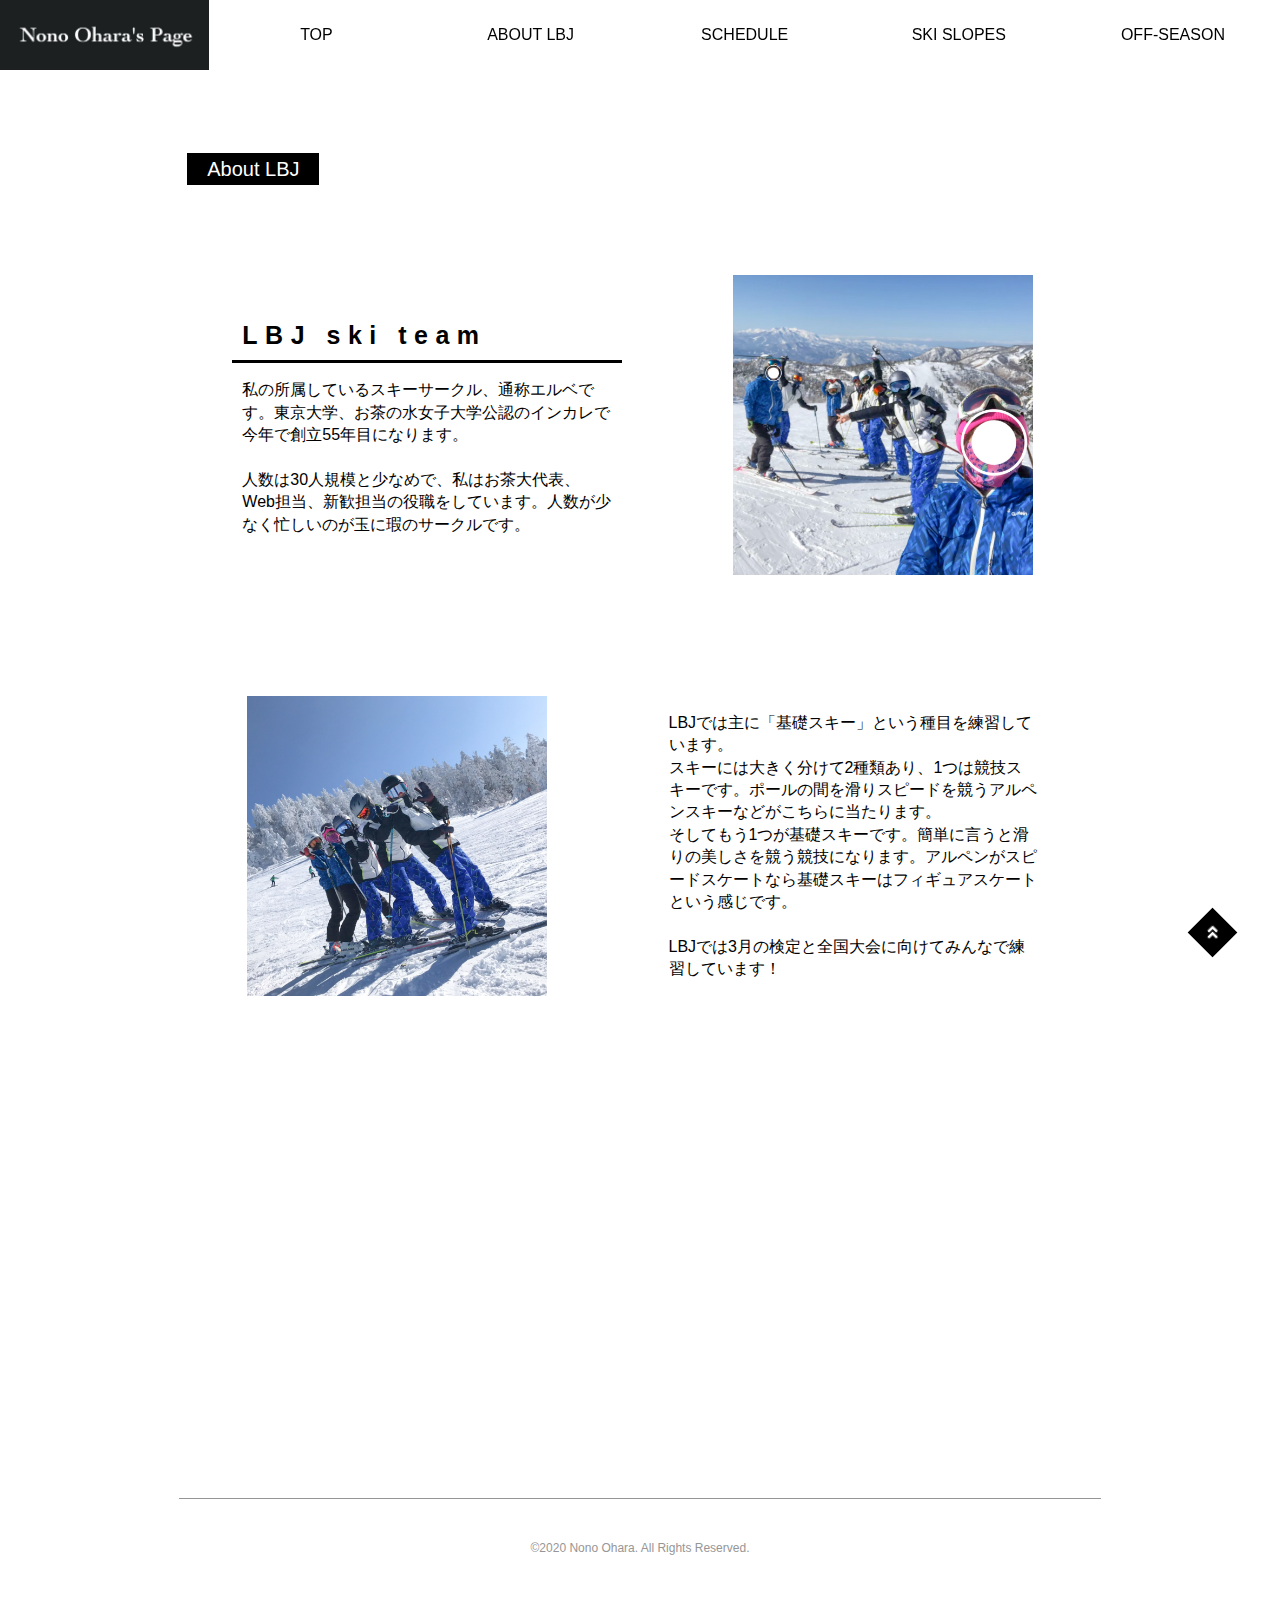
<file: aboutlbj.html>
<!DOCTYPE HTML>
<html lang="ja">

<head>
    <meta charset="UTF-8">
    <title>About LBJ</title>
    <link href="./style.css" rel="stylesheet" type="text/css" />
    <script src="https://ajax.googleapis.com/ajax/libs/jquery/3.3.1/jquery.min.js"></script>
    <link href="https://use.fontawesome.com/releases/v5.6.1/css/all.css" rel="stylesheet">
</head>

<body>
    <!--header-->
    <header>
        <img id="page_top_img" src="./imgs/phonto.jpg" width=210px height=70px>
        <a href="./index.html">TOP</a>
        <a href="./aboutlbj.html">ABOUT LBJ</a>
        <a href="./schedule.html">SCHEDULE</a>
        <a href="./skislopes.html">SKI SLOPES</a>
        <a href="./offseason.html">OFF-SEASON</a>
    </header>

    <div id="wrapper">

    <!--nav-->
    <nav></nav>

    <!--section-->
    <section>
        <h1 class="pagetitle effect-fade">About LBJ</h1>

        <article class="style_right effect-fade">
            <div class="paragraph" align="center">
                <h1>LBJ ski team</h1>

                <p>
                私の所属しているスキーサークル、通称エルベです。東京大学、お茶の水女子大学公認のインカレで今年で創立55年目になります。<br><br>
                人数は30人規模と少なめで、私はお茶大代表、Web担当、新歓担当の役職をしています。人数が少なく忙しいのが玉に瑕のサークルです。
                </p>
            </div>

            <div class="img-caption img-right">
                <img src="./imgs/lbj1.jpg" width=300>
                <div class="mask">
                    <div class="caption" style="padding-top: 17em">
                        志賀高原寺子屋スキー場にて<br>
                        昨シーズン一番のお気に入り写真
                    </div>
                </div>
            </div>
        </article>

        <article class="style_left effect-fade">
            <div class="img-caption img-left">
                <img src="./imgs/lbj2.jpg" width=300>
                <div class="mask">
                    <div class="caption" style="padding-top: 16em">
                        学年でお揃いのウェアを着ます<br>
                        上が青+下が黒は現在の3年生、<br>
                        上が白黒+下が青は2年生です！
                    </div>
                </div>
            </div>

            <div class="paragraph" align="center">
                <p>
                LBJでは主に「基礎スキー」という種目を練習しています。<br>
                スキーには大きく分けて2種類あり、1つは競技スキーです。ポールの間を滑りスピードを競うアルペンスキーなどがこちらに当たります。<br>
                そしてもう1つが基礎スキーです。簡単に言うと滑りの美しさを競う競技になります。アルペンがスピードスケートなら基礎スキーはフィギュアスケートという感じです。<br><br>
                LBJでは3月の検定と全国大会に向けてみんなで練習しています！
                </p>
            </div>
        </article>

        <article class="style_right effect-fade">
            <div class="SNS" style="margin-left:50px">
                <div class="diamond Twitter"> <!-- クラス名複数指定 -->
                    <a href="https://twitter.com/2020Lbj" target="_blank" rel="noopener noreferrer">
                        <i class="fab fa-twitter"></i></a>
                </div>
                <div class="diamond Instagram">
                    <a href="https://www.instagram.com/lbj__2020/" target="_blank" rel="noopener noreferrer">
                        <i class="fab fa-instagram"></i></a>
                </div>
                <div class="diamond Youtube">
                    <a href="https://www.youtube.com/channel/UCoKzlUN1t9-TVwaVsTvFr6A" target="_blank" rel="noopener noreferrer">
                        <i class="fab fa-youtube"></i></a>
                </div>
            </div>
   
            <iframe width="400" height="225"
                src="https://www.youtube.com/embed/yG26nqILO6k?rel=0&modestbranding=1"
                frameborder="0" 
                allowfullscreen>
            </iframe>
        </article>

        <div id="page_top">
            <i class="fas fa-angle-double-up"></i>
        </div>
    </section>

    <footer>
        <p>&copy;2020 Nono Ohara. All Rights Reserved.</p>
    </footer>

    <!--/#wrapper--></div>
    <script type="text/javascript" src="header.js"></script>
    <script type="text/javascript" src="pagetop.js"></script>
    <script type="text/javascript" src="fadein.js"></script>
</body>

</html>
</file>
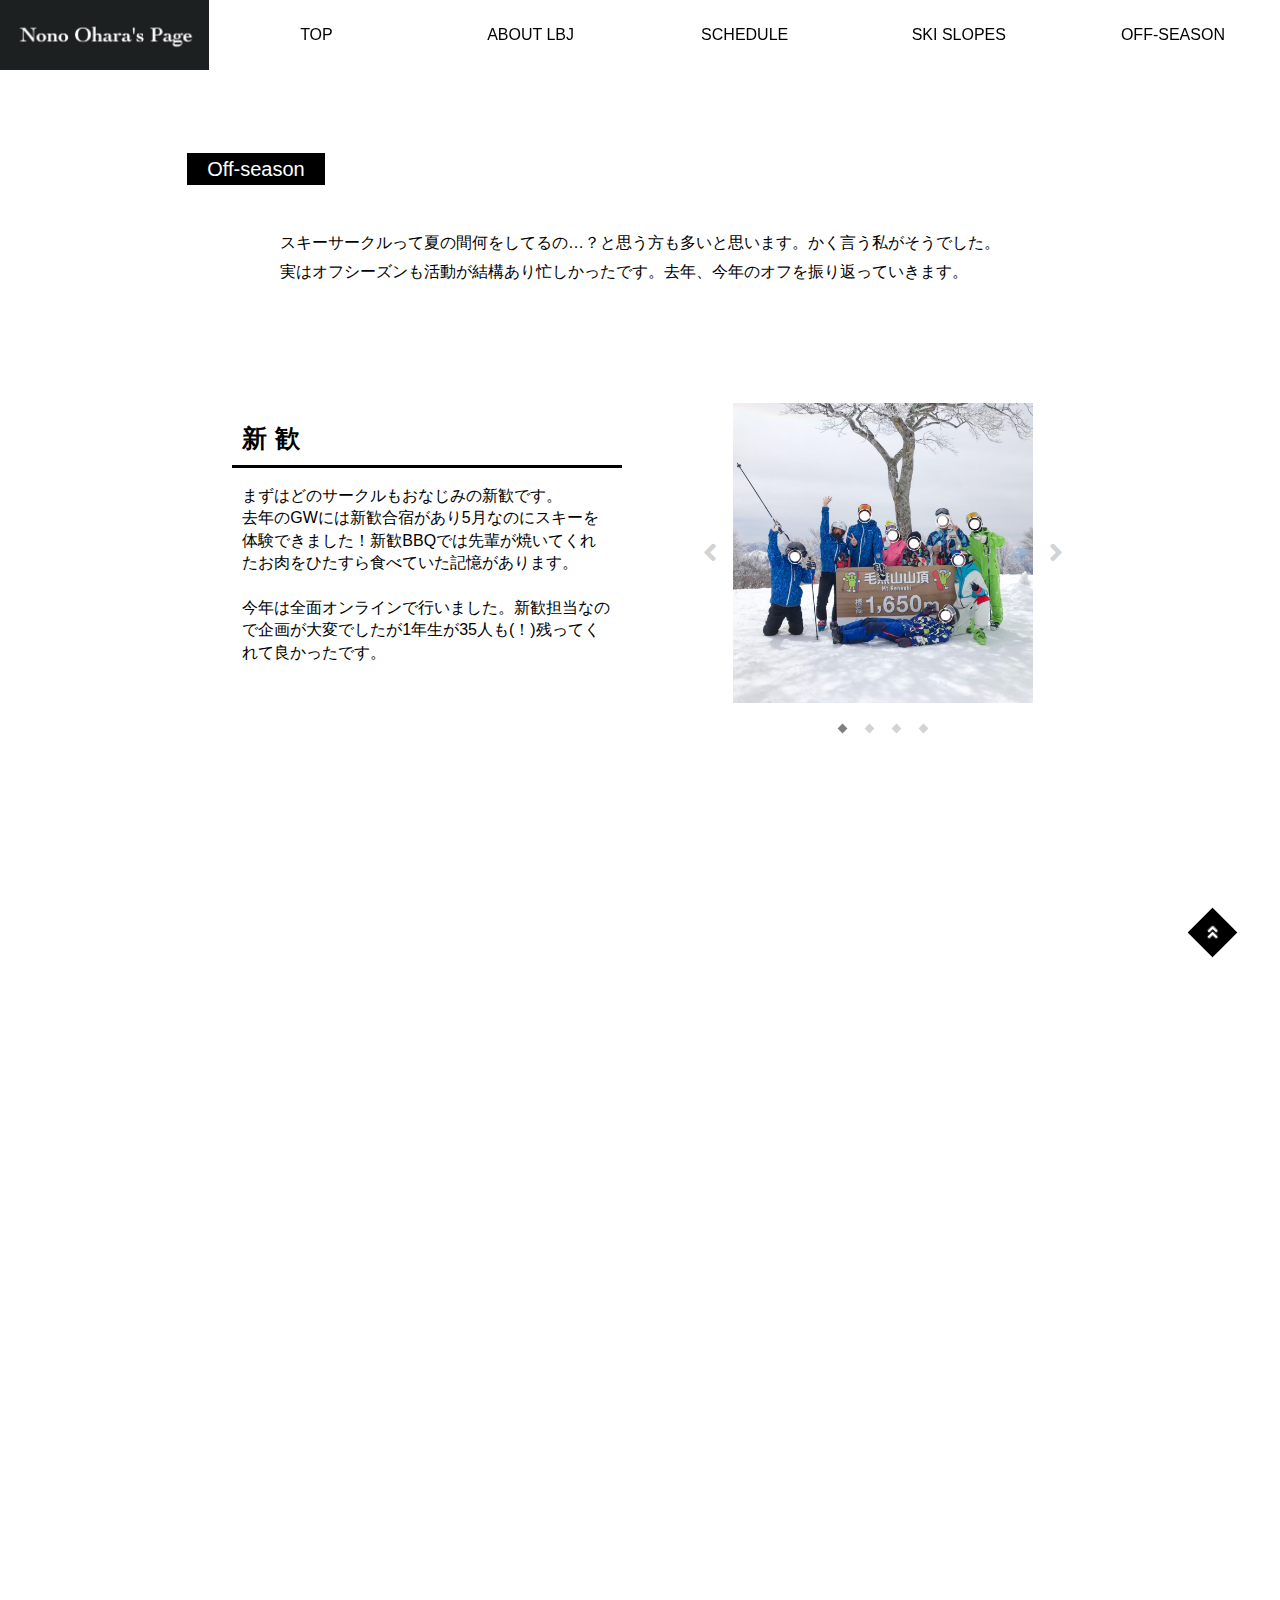
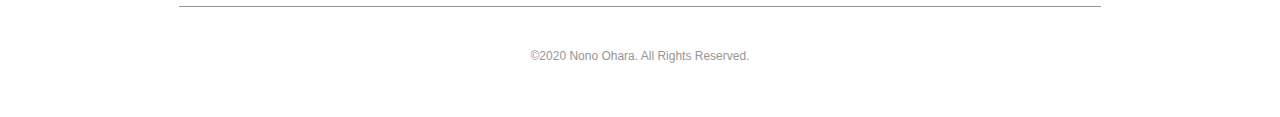
<file: offseason.html>
<!DOCTYPE HTML>
<html lang="ja">

<head>
    <meta charset="UTF-8">
    <title>Off-season</title>
    <link href="./style.css" rel="stylesheet" type="text/css"/>
    <link href="./slick/slick-theme.css" rel="stylesheet" type="text/css">
    <link href="./slick/slick.css" rel="stylesheet" type="text/css">
    <script src="https://ajax.googleapis.com/ajax/libs/jquery/3.3.1/jquery.min.js"></script>
    <link href="https://use.fontawesome.com/releases/v5.6.1/css/all.css" rel="stylesheet">
    <script type="text/javascript" src="./slick/slick.js"></script>
</head>

<body>
    <!--header-->
    <header>
        <img id="page_top_img" src="./imgs/phonto.jpg" width=210px height=70px>
        <a href="./index.html">TOP</a>
        <a href="./aboutlbj.html">ABOUT LBJ</a>
        <a href="./schedule.html">SCHEDULE</a>
        <a href="./skislopes.html">SKI SLOPES</a>
        <a href="./offseason.html">OFF-SEASON</a>
    </header>

    <div id="wrapper">

    <!--nav-->
    <nav></nav>

    <!--section-->
    <section>
        <h1 class="pagetitle effect-fade">Off-season</h1>

        <article>
            <p class="intro effect-fade">
                スキーサークルって夏の間何をしてるの…？と思う方も多いと思います。かく言う私がそうでした。<br>
                実はオフシーズンも活動が結構あり忙しかったです。去年、今年のオフを振り返っていきます。
                
            </p>
        </article>

        <article class="style_right effect-fade">
            <div class="paragraph" align="center">
                <h1>新歓</h1>

                <p>
                まずはどのサークルもおなじみの新歓です。<br>
                去年のGWには新歓合宿があり5月なのにスキーを体験できました！新歓BBQでは先輩が焼いてくれたお肉をひたすら食べていた記憶があります。<br><br>
                今年は全面オンラインで行いました。新歓担当なので企画が大変でしたが1年生が35人も(！)残ってくれて良かったです。
                </p>
            </div>

            <div class="slider slider-right">
                <div class="img-caption img-right caption-slider">
                    <img src="./imgs/off1-1.jpg" class="slider-img" width=300>
                    <div class="mask">
                        <div class="caption" style="padding-top: 18.5em"> <!-- キャプションの行数で変更 -->
                            新歓合宿 山頂にて
                        </div>
                    </div>
                </div>
                <div class="img-caption img-right caption-slider">
                    <img src="./imgs/off1-2.jpg" class="slider-img" width=300>
                    <div class="mask">
                        <div class="caption" style="padding-top: 17em"> <!-- キャプションの行数で変更 -->
                            新歓合宿<br>
                            温泉めぐりもしました
                        </div>
                    </div>
                </div>
                <div class="img-caption img-right caption-slider">
                    <img src="./imgs/off1-3.jpg" class="slider-img" width=300>
                    <div class="mask">
                        <div class="caption" style="padding-top: 17em"> <!-- キャプションの行数で変更 -->
                            BBQ<br>
                            ごちそうさまでした！
                        </div>
                    </div>
                </div>
                <div class="img-caption img-right caption-slider">
                    <img src="./imgs/off1-4.jpg" class="slider-img" width=300>
                    <div class="mask">
                        <div class="caption" style="padding-top: 18.5em"> <!-- キャプションの行数で変更 -->
                            新歓トレもありました
                        </div>
                    </div>
                </div>
            </div>
        </article>

        <article class="style_left effect-fade">
            <div class="slider slider-left">
                <div class="img-caption img-left caption-slider">
                    <img src="./imgs/off2-1.jpg" class="slider-img" width=300>
                    <div class="mask">
                        <div class="caption" style="padding-top: 17em">
                            これがスラックラインです<br>
                            難しいけど楽しい！
                        </div>
                    </div>
                </div>
                <div class="img-caption img-left caption-slider">
                    <img src="./imgs/off2-2.jpg" class="slider-img" width=300>
                    <div class="mask">
                        <div class="caption" style="padding-top: 17em">
                            ラダーをやっているところ<br>
                            ミスすると罰トレがあるので真剣
                        </div>
                    </div>
                </div>
                <div class="img-caption img-left caption-slider">
                    <img src="./imgs/off2-3.jpg" class="slider-img" width=300>
                    <div class="mask">
                        <div class="caption" style="padding-top: 17em">
                            トレ終わり<br>
                            みんなでアイスなどを食べます
                        </div>
                    </div>
                </div>
            </div>

            <div class="paragraph" align="center">
                <h1>トレ</h1>

                <p>
                オフシーズンの2大活動の1つ、トレーニングです。毎週土曜日に行っています。<br><br>
                軽いランニング、ラダー、アルティメット(フリスビーを使ったバスケとアメフトを組み合わせたようなスポーツ)などをして体を動かしています。私はその中でもスラックラインというベルト状のラインの上を歩く綱渡りのような運動が好きです！
                </p>
            </div>
        </article>

        <article class="style_right effect-fade">
            <div class="paragraph" align="center">
                <h1>インラインスケート</h1>

                <p>
                オフシーズン2大活動のもう1つです。インラインスケートという車輪が細めのローラースケートのようなものでスキーの時の足元の動きを練習しています。ラウンドワンのスポッチャにあるやつです。<br><br>
                こちらは週1.2で曜日は不定期に開催されています。<br>
                開催場所が河川敷なので遮蔽物がなくめちゃめちゃ暑いです。夏！って感じの写真がたくさんあります。
                </p>
            </div>

            <div class="slider slider-right">
                <div class="img-caption img-right caption-slider">
                    <img src="./imgs/off3-1.jpg" class="slider-img" width=300>
                    <div class="mask">
                        <div class="caption" style="padding-top: 18.5em"> <!-- キャプションの行数で変更 -->
                            先輩に指導を受けているところ
                        </div>
                    </div>
                </div>
                <div class="img-caption img-right caption-slider">
                    <img src="./imgs/off3-2.jpg" class="slider-img" width=300>
                    <div class="mask">
                        <div class="caption" style="padding-top: 18.5em"> <!-- キャプションの行数で変更 -->
                            同期同士で教え合うことも
                        </div>
                    </div>
                </div>
                <div class="img-caption img-right caption-slider">
                    <img src="./imgs/off3-3.jpg" class="slider-img" width=300>
                    <div class="mask">
                        <div class="caption" style="padding-top: 17em"> <!-- キャプションの行数で変更 -->
                            買ったインラインがたまたま3人もお揃いに！
                        </div>
                    </div>
                </div>
                <div class="img-caption img-right caption-slider">
                    <img src="./imgs/off3-4.jpg" class="slider-img" width=300>
                    <div class="mask">
                        <div class="caption" style="padding-top: 18.5em"> <!-- キャプションの行数で変更 -->
                            暑かったので水鉄砲もしました
                        </div>
                    </div>
                </div>
            </div>
        </article>

        <article class="style_left effect-fade">
            <div class="slider slider-left">
                <div class="img-caption img-left caption-slider">
                    <img src="./imgs/off4-1.jpg" class="slider-img" width=300>
                    <div class="mask">
                        <div class="caption" style="padding-top: 17em">
                            BBQ<br>
                            夏はBBQばかりしてますね
                        </div>
                    </div>
                </div>
                <div class="img-caption img-left caption-slider">
                    <img src="./imgs/off4-2.jpg" class="slider-img" width=300>
                    <div class="mask">
                        <div class="caption" style="padding-top: 17em">
                            隅田川花火大会<br>
                            肝心の浴衣の写真はなくしました
                        </div>
                    </div>
                </div>
                <div class="img-caption img-left caption-slider">
                    <img src="./imgs/off4-3.jpg" class="slider-img" width=300>
                    <div class="mask">
                        <div class="caption" style="padding-top: 17em">
                            高尾山<br>
                            小学生ぶりの登山！
                        </div>
                    </div>
                </div>
            </div>

            <div class="paragraph" align="center">
                <h1>各種イベント</h1>

                <p>
                花火、海、BBQなどいろんなサークルがやりがちなことをやります。<br>
                去年は隅田川花火大会が楽しかったです。久しぶりに浴衣を着ました。<br><br>
                今年はほとんど開催出来ませんでしたが、代わりに高尾山で登山をしました！(密を避けるため数グループに分かれて登りました)
                </p>
            </div>
        </article>

        <article class="style_right effect-fade">
            <div class="paragraph" align="center">
                <h1>夏合宿</h1>

                <p>
                LBJの夏の一大イベントです！！<br><br>
                スキーサークルらしくピスラボ(専用のマットでできたゲレンデを滑るサマースキー)を楽しんだり、ラフティング、ジップライン、飯盒炊爨、花火、肝試し、流しそうめんなど色々やります。暇な時間にはインラインやテニス、バドミントンもしました。
                </p>
            </div>

            <div class="slider slider-right">
                <div class="img-caption img-right caption-slider">
                    <img src="./imgs/off5-1.jpg" class="slider-img" width=300>
                    <div class="mask">
                        <div class="caption" style="padding-top: 17em"> <!-- キャプションの行数で変更 -->
                            毎年お世話になっている<br>
                            斑尾ランバーズ・イン
                        </div>
                    </div>
                </div>
                <div class="img-caption img-right caption-slider">
                    <img src="./imgs/off5-2.jpg" class="slider-img" width=300>
                    <div class="mask">
                        <div class="caption" style="padding-top: 17em"> <!-- キャプションの行数で変更 -->
                            たまたま近くで花火大会をやっていました
                        </div>
                    </div>
                </div>
                <div class="img-caption img-right caption-slider">
                    <img src="./imgs/off5-3.jpg" class="slider-img" width=300>
                    <div class="mask">
                        <div class="caption" style="padding-top: 17em"> <!-- キャプションの行数で変更 -->
                            草原っぽいところでレクリエーションをしたり
                        </div>
                    </div>
                </div>
                <div class="img-caption img-right caption-slider">
                    <img src="./imgs/off5-4.jpg" class="slider-img" width=300>
                    <div class="mask">
                        <div class="caption" style="padding-top: 18.5em"> <!-- キャプションの行数で変更 -->
                            インラインもやります
                        </div>
                    </div>
                </div>
                <div class="img-caption img-right caption-slider">
                    <img src="./imgs/off5-5.jpg" class="slider-img" width=300>
                    <div class="mask">
                        <div class="caption" style="padding-top: 17em"> <!-- キャプションの行数で変更 -->
                            これはカメラを買ったばかりで<br>
                            ずっと写真を撮っている私です
                        </div>
                    </div>
                </div>
            </div>
        </article>

        <article class="style_left effect-fade">
            <div class="slider slider-left">
                <div class="img-caption img-left caption-slider">
                    <img src="./imgs/off6-1.jpg" class="slider-img" width=300>
                    <div class="mask">
                        <div class="caption" style="padding-top: 18.5em">
                            釣ってすぐ食べる魚は美味しい
                        </div>
                    </div>
                </div>
                <div class="img-caption img-left caption-slider">
                    <img src="./imgs/off6-2.jpg" class="slider-img" width=300>
                    <div class="mask">
                        <div class="caption" style="padding-top: 17em">
                            インスタ映えスポットがたくさんありました
                        </div>
                    </div>
                </div>
                <div class="img-caption img-left caption-slider">
                    <img src="./imgs/off6-3.jpg" class="slider-img" width=300>
                    <div class="mask">
                        <div class="caption" style="padding-top: 18.5em">
                            アスレチックも！
                        </div>
                    </div>
                </div>
            </div>

            <div class="paragraph" align="center">
                <h1>秋旅行</h1>

                <p>
                秋は<span>暇すぎるので</span>旅行に行きます。<br>
                例年先輩の運転で各地にドライブです。去年は那須高原に行きました♪<br><br>               
                魚釣りをしてその場で焼いて食べたり、アスレチックをして楽しみました。食欲の秋、運動の秋にぴったりですね。イルミネーションも綺麗でした！
                </p>
            </div>
        </article>

        <article class="style_right effect-fade">
            <div class="paragraph" align="center">
                <h1>追いコン</h1>

                <p>
                卒業する4年生の先輩方を送る追い出しコンパです！会場を貸切ってみんな正装して集まります。<br><br>
                何代も前のOB、OGの先輩方もいらっしゃって4年生の門出を祝います。2年後にはその立場になり先輩、後輩に送り出されるかと思うとなんだか楽しみです。大学生活でサークルを頑張る醍醐味だなと思いました。
                </p>
            </div>

            <div class="slider slider-right">
                <div class="img-caption img-right caption-slider">
                    <img src="./imgs/off7-1.jpg" class="slider-img" width=300>
                    <div class="mask">
                        <div class="caption" style="padding-top: 17em"> <!-- キャプションの行数で変更 -->
                            アルバムとプレゼントを渡しているところ
                        </div>
                    </div>
                </div>
                <div class="img-caption img-right caption-slider">
                    <img src="./imgs/off7-2.jpg" class="slider-img" width=300>
                    <div class="mask">
                        <div class="caption" style="padding-top: 17em"> <!-- キャプションの行数で変更 -->
                            4年の先輩はなんと振袖を着ていました！とても可愛かったです
                            
                        </div>
                    </div>
                </div>
                <div class="img-caption img-right caption-slider">
                    <img src="./imgs/off7-3.jpg" class="slider-img" width=300>
                    <div class="mask">
                        <div class="caption" style="padding-top: 18.5em"> <!-- キャプションの行数で変更 -->
                            最後にみんなで！
                        </div>
                    </div>
                </div>
            </div>
        </article>

        <div id="page_top">
            <i class="fas fa-angle-double-up"></i>
        </div>
    </section>

    <footer>
        <p>&copy;2020 Nono Ohara. All Rights Reserved.</p>
    </footer>

    <!--/#wrapper--></div>
    <script type="text/javascript" src="header.js"></script>
    <script type="text/javascript" src="pagetop.js"></script>
    <script type="text/javascript" src="fadein.js"></script>
    <script type="text/javascript" src="slider.js"></script>
</body>

</html>
</file>
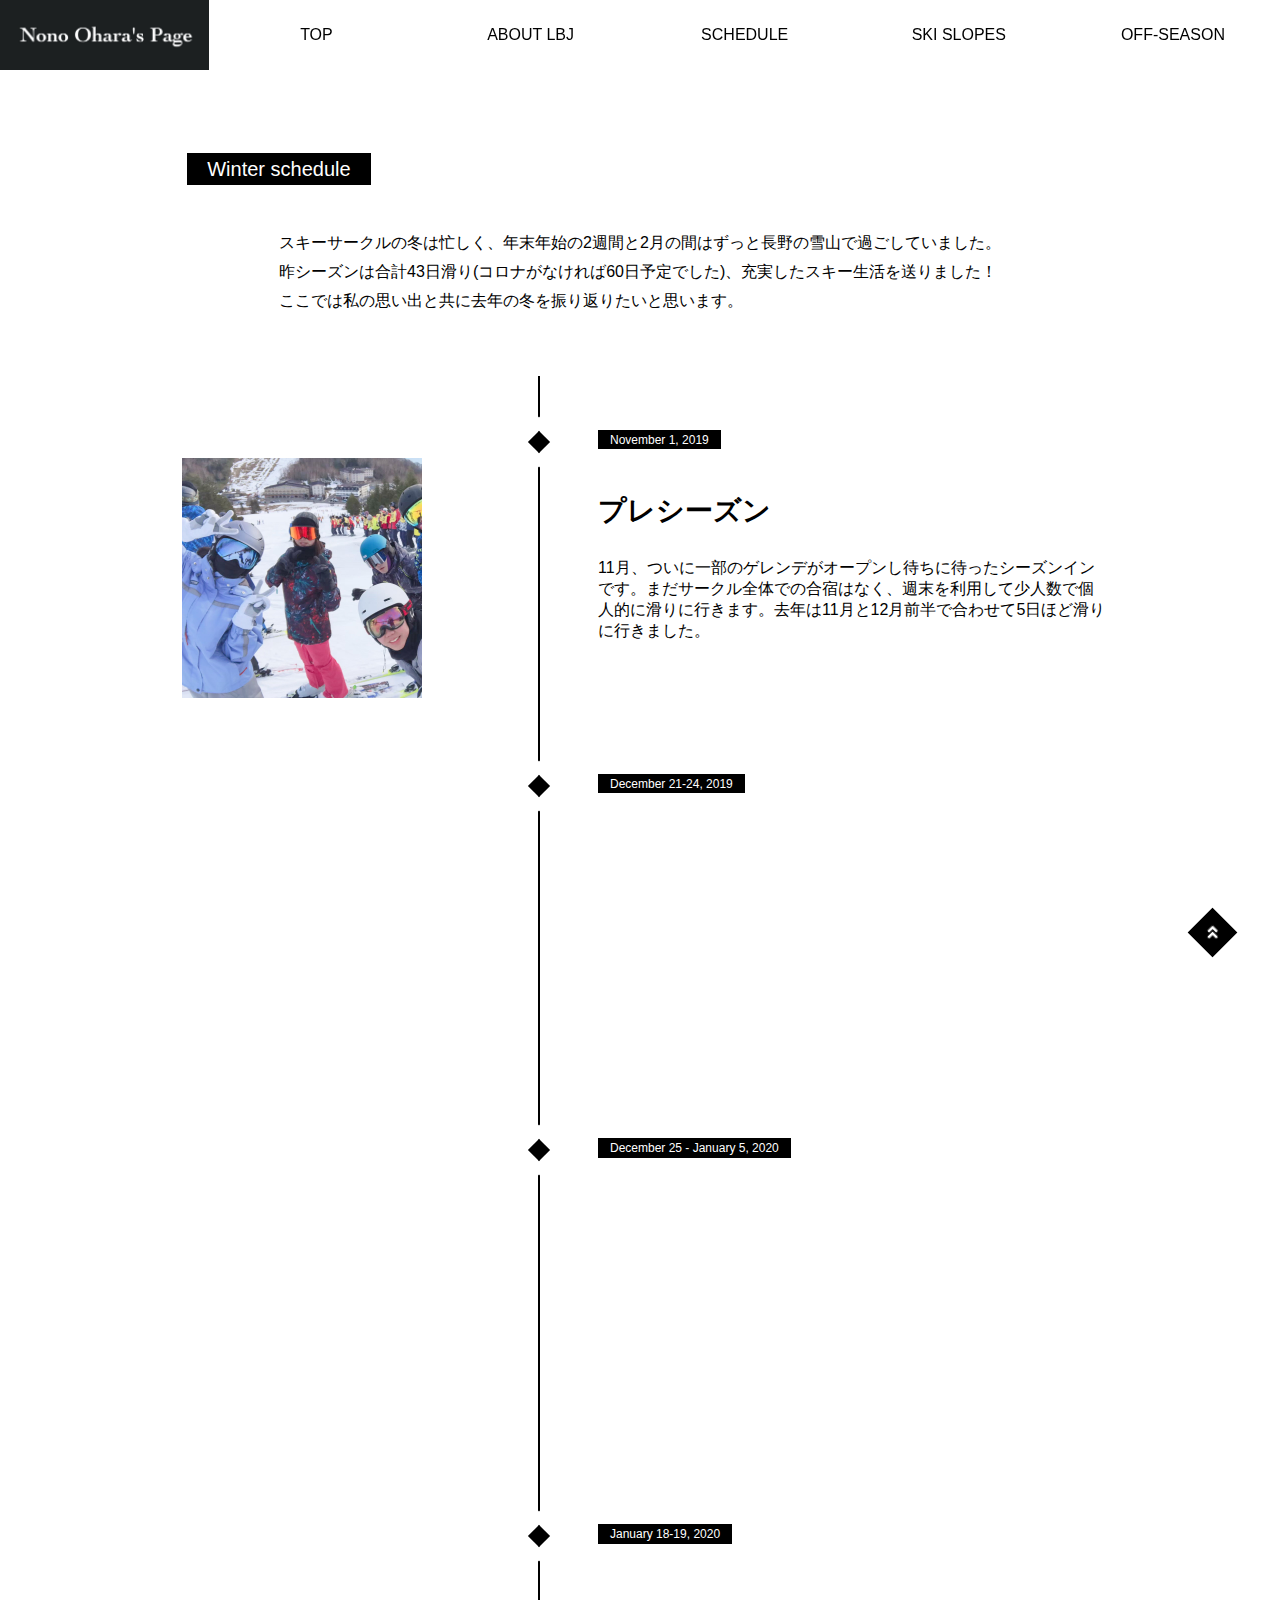
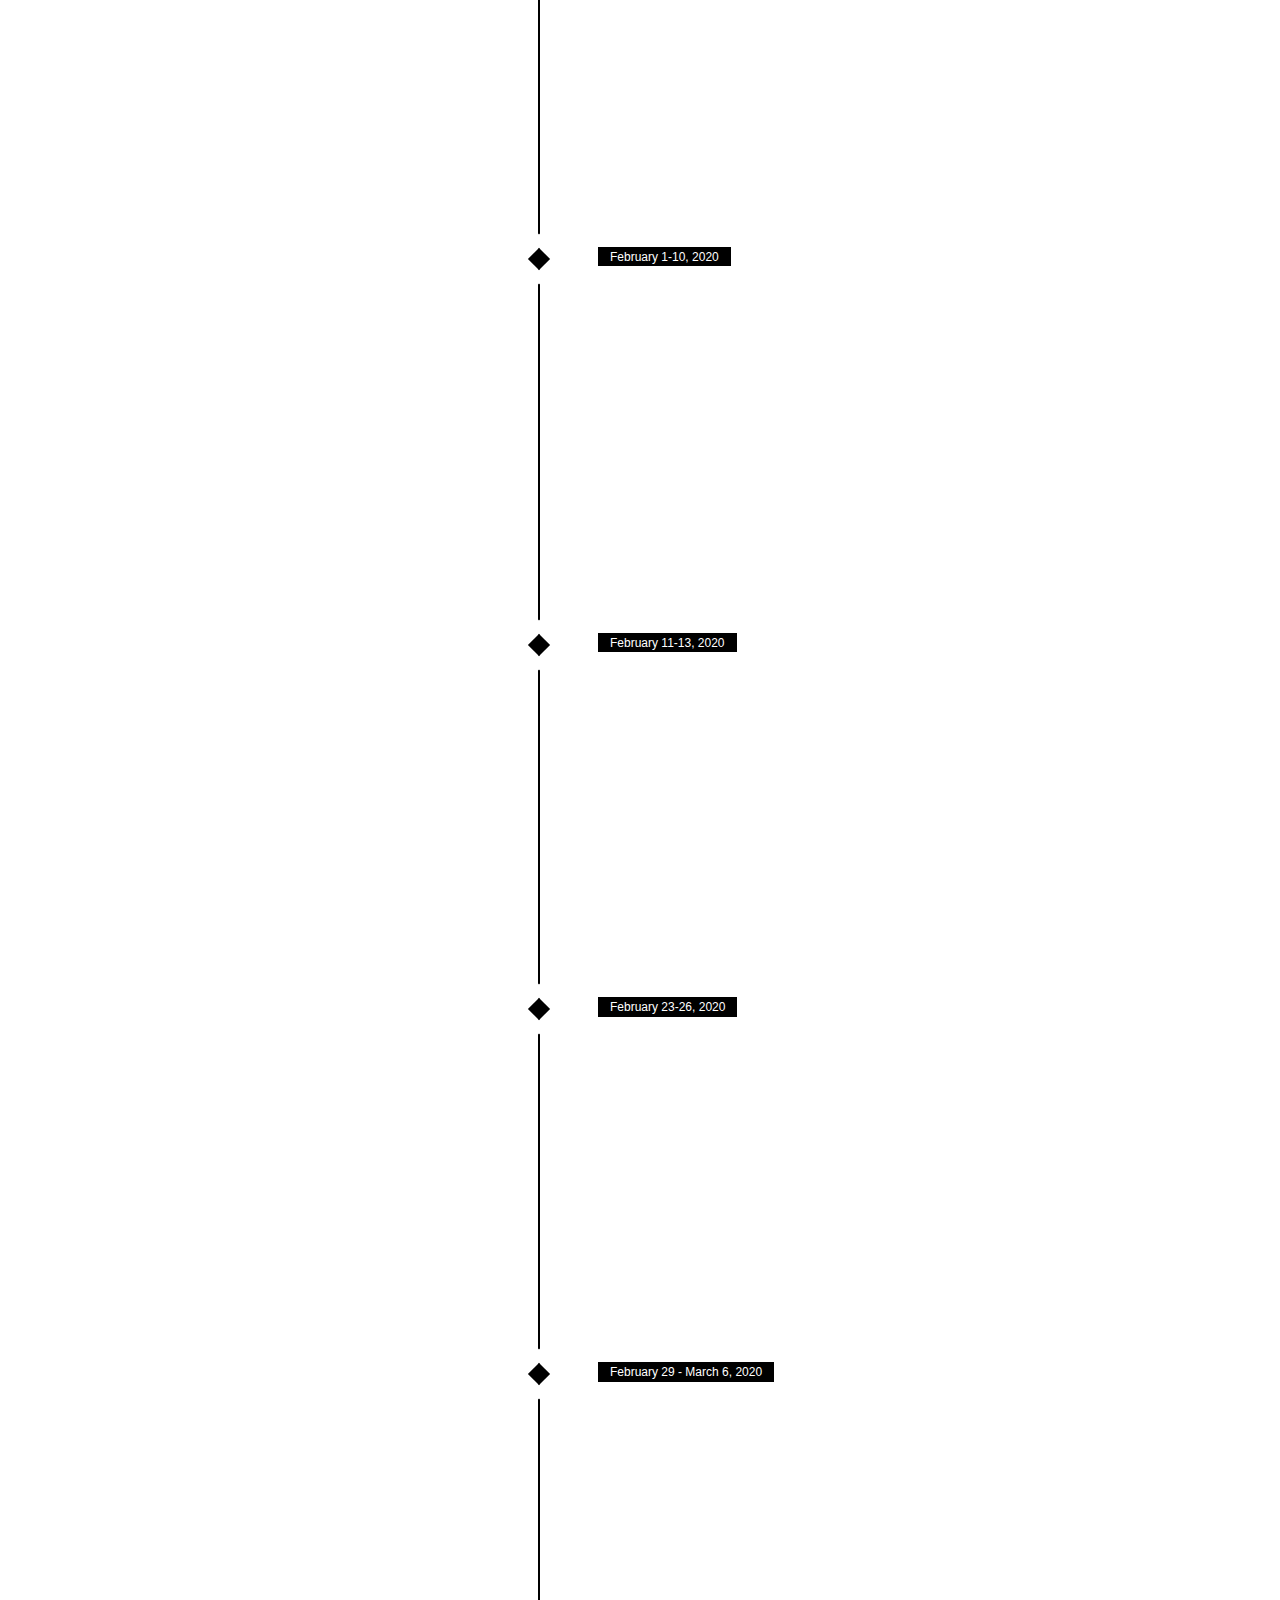
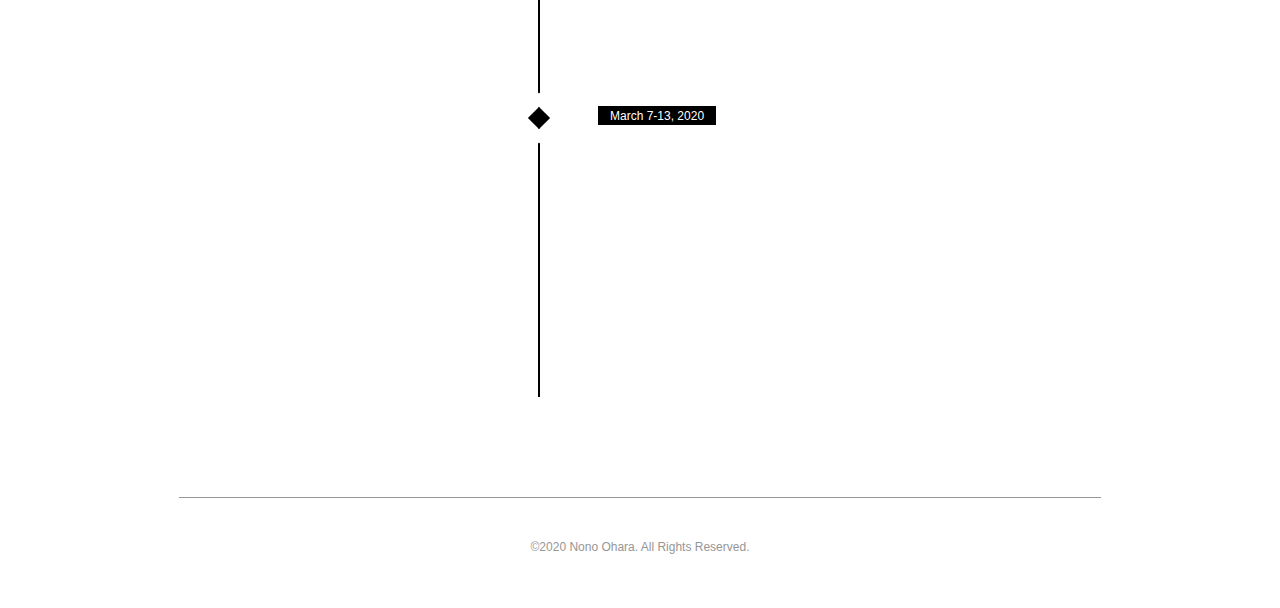
<file: schedule.html>
<!DOCTYPE HTML>
<html lang="ja">

<head>
    <meta charset="UTF-8">
    <title>Schedule</title>
    <link href="./style.css" rel="stylesheet" type="text/css" />
    <script src="https://ajax.googleapis.com/ajax/libs/jquery/3.3.1/jquery.min.js"></script>
    <link href="https://use.fontawesome.com/releases/v5.6.1/css/all.css" rel="stylesheet">
</head>

<body>
    <!--header-->
    <header>
        <img id="page_top_img" src="./imgs/phonto.jpg" width=210px height=70px>
        <a href="./index.html">TOP</a>
        <a href="./aboutlbj.html">ABOUT LBJ</a>
        <a href="./schedule.html">SCHEDULE</a>
        <a href="./skislopes.html">SKI SLOPES</a>
        <a href="./offseason.html">OFF-SEASON</a>
    </header>

    <div id="wrapper">

    <!--nav-->
    <nav></nav>

    <!--section-->
    <section>
        <h1 class="pagetitle effect-fade">Winter schedule</h1>

        <article>
            <p class="intro effect-fade">
                スキーサークルの冬は忙しく、年末年始の2週間と2月の間はずっと長野の雪山で過ごしていました。<br>
                昨シーズンは合計43日滑り(コロナがなければ60日予定でした)、充実したスキー生活を送りました！<br>
                ここでは私の思い出と共に去年の冬を振り返りたいと思います。
            </p>
        </article>

        <ul class="schedule">
            <li class="event">
                <div class="img-caption img-caption-schedule">
                    <img src="./imgs/winter1.jpg" class="schedule-img effect-fade" width=240>
                    <div class="mask mask-schedule">
                        <div class="caption caption-schedule" style="padding-top: 15em">
                            まだ学年ウェアが届いておらず自前のウェアです。カラフル！
                        </div>
                    </div>
                </div>
                <label class="icon"></label>               
                <div class="copy">
                    <p class="thumbnail">November 1, 2019</p>
                    <div class="effect-fade">
                    <h3>プレシーズン</h3>
                    <p>11月、ついに一部のゲレンデがオープンし待ちに待ったシーズンインです。まだサークル全体での合宿はなく、週末を利用して少人数で個人的に滑りに行きます。去年は11月と12月前半で合わせて5日ほど滑りに行きました。</p>
                    </div>
                </div>
            </li>

            <li class="event">
                <div class="img-caption img-caption-schedule">
                    <img src="./imgs/winter2.jpg" class="schedule-img effect-fade" width=240>
                    <div class="mask mask-schedule">
                        <div class="caption caption-schedule" style="padding-top: 17em">
                            ☆ Merry Christmas ーー !!
                        </div>
                    </div>
                </div>
                <label class="icon"></label>
                <div class="copy">
                    <p class="thumbnail">December 21-24, 2019</p>
                    <div class="effect-fade">
                    <h3>12月合宿</h3>
                    <p>スキーの基礎を学ぶ合宿です。4日間コーチや先輩方にみっちり指導を受けます。<br>
                        例年クリスマスが近いのでクリスマスコンパも開催されます。プレゼント交換と特注ケーキで盛り上がりました！私は「やばたにえん」とプリントされているキャップを貰いましたが未だに使えていません。</p>
                    </div>
                </div>
            </li>

            <li class="event">
                <div class="img-caption img-caption-schedule">
                    <img src="./imgs/winter3.jpg" class="schedule-img effect-fade" width=240>
                    <div class="mask mask-schedule">
                        <div class="caption caption-schedule" style="padding-top: 17em">
                            人生で一番アガった年越し
                        </div>
                    </div>
                </div>
                <label class="icon"></label>
                <div class="copy">
                    <p class="thumbnail">December 25 - January 5, 2020</p>
                    <div class="effect-fade">
                    <h3>年末年始 住み込み</h3>
                    <p>ここからはスキーサークル特有の概念”住み込みスキー”です。スキー場の近くの宿に数人ずつ割り振られ、文字通り住み込みで朝と夜に働きながら昼はスキーをします。<br>
                        大晦日にはゲレンデでカウントダウンがあり、花火が上がります！大人数で年越しをすることがあまりなかったのではしゃいでスマホをなくしました。一番の思い出です。</p>
                    </div>
                </div>
            </li>

            <li class="event">
                <div class="img-caption img-caption-schedule">
                    <img src="./imgs/winter4.jpg" class="schedule-img effect-fade" width=240>
                    <div class="mask mask-schedule">
                        <div class="caption caption-schedule" style="padding-top: 15em">
                            戸狩温泉スキー場にて<br>
                            自転車専用のコースがあります
                        </div>
                    </div>
                </div>
                <label class="icon"></label>
                <div class="copy">
                    <p class="thumbnail">January 18-19, 2020</p>
                    <div class="effect-fade">
                    <h3>1月合宿</h3>
                    <p>1月の半ばの週末を利用して行われる合宿です。期末試験前の息抜きということでいつもよりゆるくレジャー寄りのスキーをします。今年は何故かマウンテンバイクでゲレンデを駆け回るのがメインでした。</p>
                    </div>
                </div>
            </li>

            <li class="event">
                <div class="img-caption img-caption-schedule">
                    <img src="./imgs/winter5.jpg" class="schedule-img effect-fade" width=240>
                    <div class="mask mask-schedule">
                        <div class="caption caption-schedule" style="padding-top: 17em">
                            リゾートバイトの学生たちと！
                        </div>
                    </div>
                </div>
                <label class="icon"></label>
                <div class="copy">
                    <p class="thumbnail">February 1-10, 2020</p>
                    <div class="effect-fade">
                    <h3>2月 住み込み</h3>
                    <p>期末試験を終え春休み！思う存分スキー漬けになります。<br>
                        まずはここから10日間ほど住み込みです。同じ宿で働いていたリゾートバイトの人達と仲良くなって一緒に滑ったり、こたつでボードゲームをしたりしてサークル外の交流も充実していました。<br>
                        (ちなみにこれ以降の大会合宿の合間も東京に戻らず住み込みでずっと長野にいました)</p>
                    </div>
                </div>
            </li>

            <li class="event">
                <div class="img-caption img-caption-schedule">
                    <img src="./imgs/winter6.jpg" class="schedule-img effect-fade" width=240>
                    <div class="mask mask-schedule">
                        <div class="caption caption-schedule" style="padding-top: 15em">
                            右側のめちゃめちゃ笑って<br>
                            ピースしているのが私です
                        </div>
                    </div>
                </div>
                <label class="icon"></label>
                <div class="copy">
                    <p class="thumbnail">February 11-13, 2020</p>
                    <div class="effect-fade">
                    <h3>夜間瀬大会</h3>
                    <p>関東地方の大学の基礎スキーチームによって行われている大会です。5大学200人規模と比較的人数も少ないので、他大のスキーサークルの人と仲良くなれます。<br>
                        表彰式ではサークルメンバーや仲良くなった他大の先輩が1位から4位を独占したのでお祭り騒ぎになりました。</p>
                    </div>
                </div>
            </li>
            
            <li class="event">
                <div class="img-caption img-caption-schedule">
                    <img src="./imgs/winter7.jpg" class="schedule-img effect-fade" width=240>
                    <div class="mask mask-schedule">
                        <div class="caption caption-schedule" style="padding-top: 15em">
                            まだ大会中止を知らない<br>
                            楽しそうなサークルメンバー
                        </div>
                    </div>
                </div>
                <label class="icon"></label>
                <div class="copy">
                    <p class="thumbnail">February 23-26, 2020</p>
                    <div class="effect-fade">
                    <h3>2月合宿</h3>
                    <p>このあとに控える全国大会に向けて自分の滑りを調整、最終確認する合宿です。夜はミーティングでその日の自分の滑りの動画を先輩に見てもらいアドバイスをもらいます。<br>
                        最終日は私の誕生日だったのでケーキでお祝いしてもらいました！が、その日に全国大会中止のお知らせがありお通夜になりました。</p>
                    </div>
                </div>
            </li>

            <li class="event">
                <div class="img-caption img-caption-schedule">
                    <img src="./imgs/winter8.jpg" class="schedule-img effect-fade" width=240>
                    <div class="mask mask-schedule">
                        <div class="caption caption-schedule" style="padding-top: 15em">
                            昨年度の写真<br>
                            LBJの部旗を掲げています
                        </div>
                    </div>
                </div>
                <label class="icon"></label>
                <div class="copy">
                    <p class="thumbnail">February 29 - March 6, 2020</p>
                    <div class="effect-fade">
                    <h3>岩岳大会</h3>
                    <p>"全国学生岩岳スキー大会"、約1週間かけて開催される国内最大規模の学生スキー大会です。学生であれば年齢は関係なく誰でも出場でき参加人数は3000人にも上ります！<br>
                        ※今年は中止になりました;_;</p>
                    </div>
                </div>
            </li>

            <li class="event">
                <div class="img-caption img-caption-schedule">
                    <img src="./imgs/winter9.jpg" class="schedule-img effect-fade" width=240>
                    <div class="mask mask-schedule">
                        <div class="caption caption-schedule" style="padding-top: 15em">
                            昨年度の写真<br>
                            学年ウェアが揃っていて綺麗！
                        </div>
                    </div>
                </div>
                <label class="icon"></label>
                <div class="copy">
                    <p class="thumbnail">March 7-13, 2020</p>
                    <div class="effect-fade">
                    <h3>3月合宿</h3>
                    <p>こちらも1週間かけて行われるシーズン納めの合宿です。OB、OGの先輩方もいらっしゃりLBJで最も規模の大きい合宿になります！<br>
                        シーズン納めということで全員で検定を受け今シーズンの練習の成果を見せたり、仮装して滑る日があったりします。<br>
                        ※今年は中止になりました;_;</p>
                    </div>
                </div>
            </li>

        </ul>

        <div id="page_top">
            <i class="fas fa-angle-double-up"></i>
        </div>
    </section>

    <footer>
        <p>&copy;2020 Nono Ohara. All Rights Reserved.</p>
    </footer>

    <!--/#wrapper--></div>
    <script type="text/javascript" src="header.js"></script>
    <script type="text/javascript" src="pagetop.js"></script>
    <script type="text/javascript" src="fadein.js"></script>
</body>

</html>
</file>
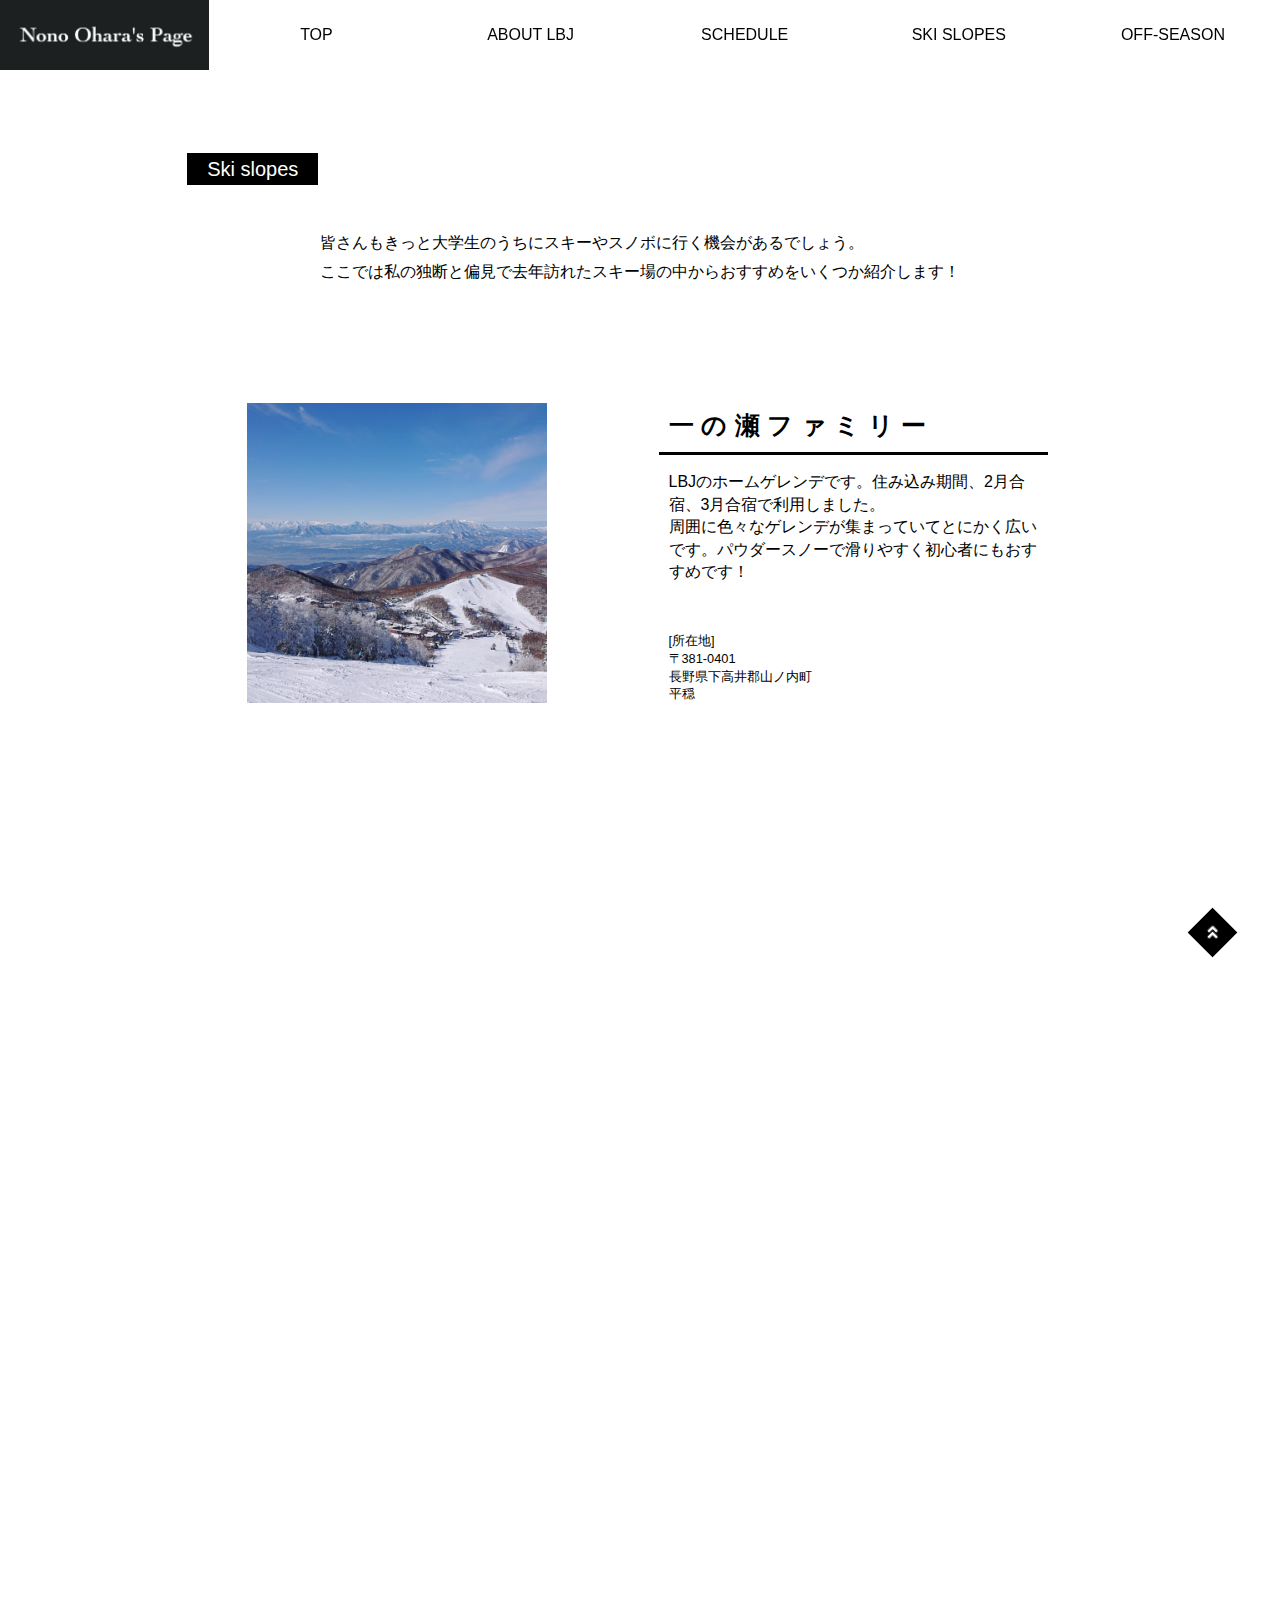
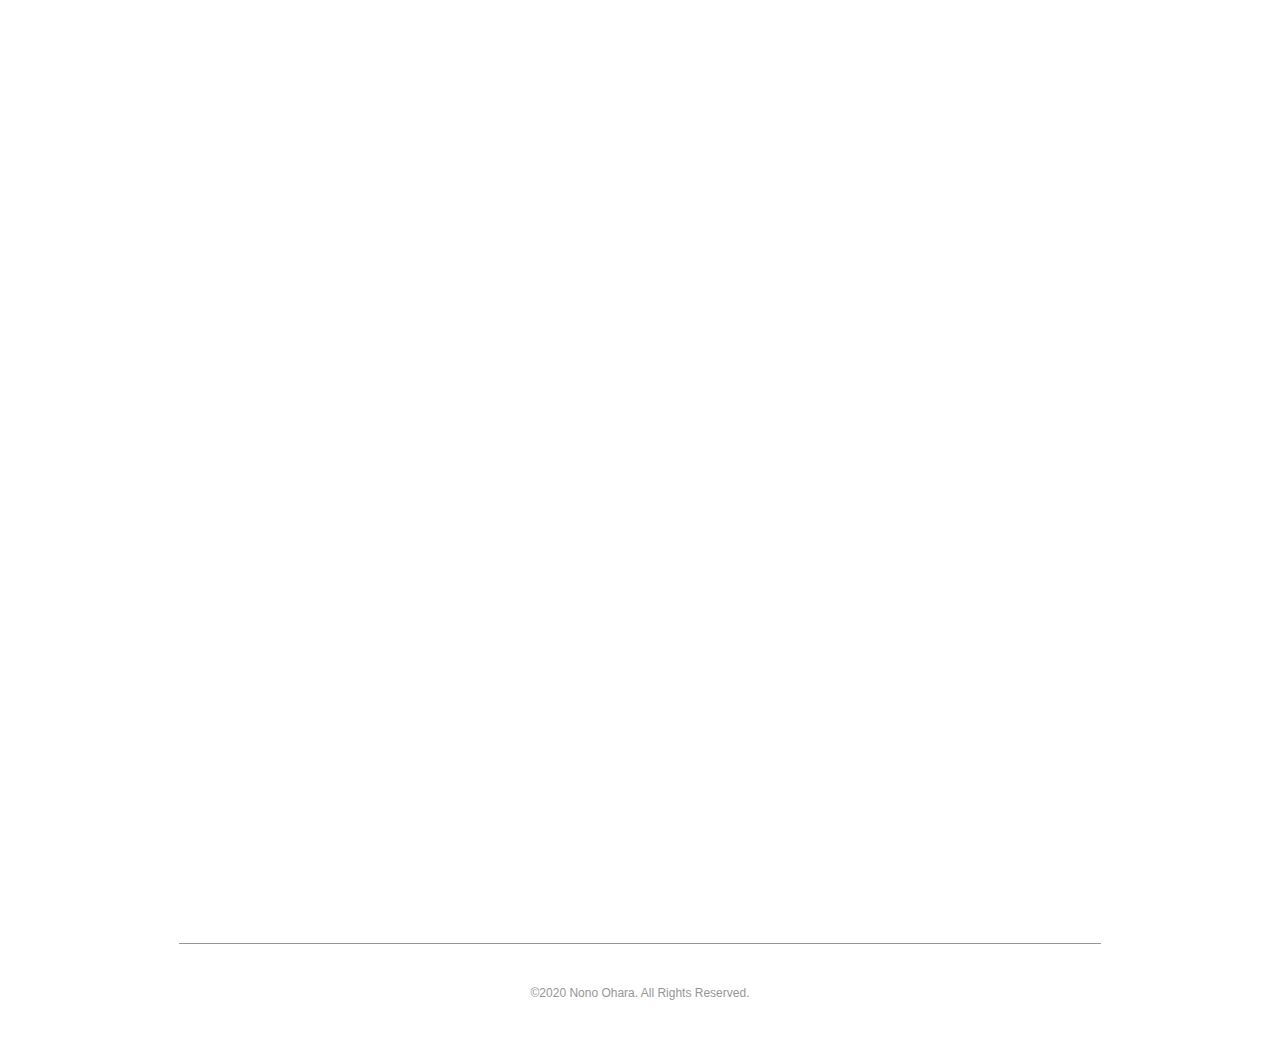
<file: skislopes.html>
<!DOCTYPE HTML>
<html lang="ja">

<head>
    <meta charset="UTF-8">
    <title>Ski slopes</title>
    <link href="./style.css" rel="stylesheet" type="text/css" />
    <script src="https://ajax.googleapis.com/ajax/libs/jquery/3.3.1/jquery.min.js"></script>
    <link href="https://use.fontawesome.com/releases/v5.6.1/css/all.css" rel="stylesheet">
</head>

<body>
    <!--header-->
    <header>
        <img id="page_top_img" src="./imgs/phonto.jpg" width=210px height=70px>
        <a href="./index.html">TOP</a>
        <a href="./aboutlbj.html">ABOUT LBJ</a>
        <a href="./schedule.html">SCHEDULE</a>
        <a href="./skislopes.html">SKI SLOPES</a>
        <a href="./offseason.html">OFF-SEASON</a>
    </header>

    <div id="wrapper">

    <!--nav-->
    <nav></nav>

    <!--section-->
    <section>
        <h1 class="pagetitle effect-fade">Ski slopes</h1>
        
        <article>
            <p class="intro effect-fade">
                皆さんもきっと大学生のうちにスキーやスノボに行く機会があるでしょう。<br>
                ここでは私の独断と偏見で去年訪れたスキー場の中からおすすめをいくつか紹介します！
            </p>
        </article>

        <article class="style_left effect-fade">
            <div class="img-caption img-left">
                <img src="./imgs/slope1.jpg" width=300>
                <div class="mask">
                    <div class="caption" style="padding-top: 17em">
                        頂上からの景色<br>
                        毎日見ても飽きない絶景です
                    </div>
                </div>
            </div>

            <div class="paragraph" align="center">
                <h1>一の瀬ファミリー</h1>
                <p>
                LBJのホームゲレンデです。住み込み期間、2月合宿、3月合宿で利用しました。<br>
                周囲に色々なゲレンデが集まっていてとにかく広いです。パウダースノーで滑りやすく初心者にもおすすめです！
                </p>
                <div class="address">
                    <p>[所在地]<br>〒381-0401<br> 長野県下高井郡山ノ内町平穏</p>
                    <iframe src="https://www.google.com/maps/embed?pb=!1m18!1m12!1m3!1d3197.3812807404147!2d138.5120419510625!3d36.737418178832264!2m3!1f0!2f0!3f0!3m2!1i1024!2i768!4f13.1!3m3!1m2!1s0x601df0261f87407d%3A0x87dd70ea99bfd4ce!2z5LiA44Gu54Cs44OV44Kh44Of44Oq44O844K544Kt44O85aC0!5e0!3m2!1sja!2sjp!4v1606630420640!5m2!1sja!2sjp"
                        frameborder="0" style="border:0;" allowfullscreen="" aria-hidden="false" tabindex="0">
                    </iframe>
                </div>
            </div>
        </article>

        <article class="style_left effect-fade">
            <div class="img-caption img-left">
                <img src="./imgs/slope2.jpg" width=300>
                <div class="mask">
                    <div class="caption" style="padding-top: 18.5em">
                        このあとめちゃくちゃ買い物した
                    </div>
                </div>
            </div>

            <div class="paragraph" align="center">
                <h1>軽井沢プリンス</h1>
                <p>
                11月初週からオープンするためプレシーズンに行きやすいスキー場です。シーズンインと3月の個人的なスキー旅行で利用しました。<br>
                すぐ隣にアウトレットがあり、滑り終わったら買い物も楽しめます！
                </p>
                <div class="address">
                    <p>[所在地]<br>〒389-0102<br> 長野県北佐久郡軽井沢町軽井沢</p>
                    <iframe src="https://www.google.com/maps/embed?pb=!1m18!1m12!1m3!1d3213.836390230546!2d138.64149305105408!3d36.340514901041246!2m3!1f0!2f0!3f0!3m2!1i1024!2i768!4f13.1!3m3!1m2!1s0x601dd49c0cdf2647%3A0x7fa4f9f476838e2b!2z6Lu95LqV5rKi44OX44Oq44Oz44K544Ob44OG44Or44K544Kt44O85aC0IEthcnVpemF3YSBQcmluY2Vob3RlbCBTbm93IFJlc29ydA!5e0!3m2!1sja!2sjp!4v1606634018924!5m2!1sja!2sjp"
                        frameborder="0" style="border:0;" allowfullscreen="" aria-hidden="false" tabindex="0">
                    </iframe>
                </div>
            </div>
        </article>

        <article class="style_left effect-fade">
            <div class="img-caption img-left">
                <img src="./imgs/slope3.jpg" width=300>
                <div class="mask">
                    <div class="caption" style="padding-top: 17em">
                        11月なので雪は少なめ<br>
                        冬はさらに綺麗だと思います
                    </div>
                </div>
            </div>

            <div class="paragraph" align="center">
                <h1>アサマ2000</h1>
                <p>
                文字通り標高2000mのスキー場です。プレシーズンで利用しました。<br>
                雪マジという19歳はリフト券が無料、20歳は半額のサービスに対応していて去年は無料でした！20歳の方はこのサービスも是非。
                </p>
                <div class="address">
                    <p>[所在地]<br>〒384-0000<br> 長野県吾妻郡小諸市高峰高原</p>
                    <iframe src="https://www.google.com/maps/embed?pb=!1m18!1m12!1m3!1d3211.001194485602!2d138.4669762510557!3d36.40916639721428!2m3!1f0!2f0!3f0!3m2!1i1024!2i768!4f13.1!3m3!1m2!1s0x601dc66c1a0de483%3A0xe7bd19a7c95574b!2z44Ki44K144OeMjAwMOODkeODvOOCrw!5e0!3m2!1sja!2sjp!4v1606634245861!5m2!1sja!2sjp"
                        frameborder="0" style="border:0;" allowfullscreen="" aria-hidden="false" tabindex="0">
                    </iframe>
                </div>
            </div>
        </article>

        <article class="style_left effect-fade">
            <div class="img-caption img-left">
                <img src="./imgs/slope4.jpg" width=300>
                <div class="mask">
                    <div class="caption" style="padding-top: 18.5em">
                        大会に出場した同期たちと<br>
                    </div>
                </div>
            </div>

            <div class="paragraph" align="center">
                <h1>よませ温泉</h1>

                <p>
                夜間瀬大会の開催場所でした。<br>
                広めで滑りやすいコースですが少しアイスバーン気味なので上級者向けかもしれません。<br>
                名前の通り温泉が近くにいくつもあり日帰りでも入ることができます！
                </p>
                <div class="address">
                    <p>[所在地]<br>〒381-0405<br> 長野県下高井郡山ノ内町夜間瀬７０７８</p>
                    <iframe src="https://www.google.com/maps/embed?pb=!1m18!1m12!1m3!1d3195.378940177169!2d138.41282295106348!3d36.785463876129924!2m3!1f0!2f0!3f0!3m2!1i1024!2i768!4f13.1!3m3!1m2!1s0x601df543400c8a13%3A0x92bc5cca2ae98923!2z44KI44G-44Gb5rip5rOJ44K544Kt44O85aC0!5e0!3m2!1sja!2sjp!4v1606634351016!5m2!1sja!2sjp"
                        frameborder="0" style="border:0;" allowfullscreen="" aria-hidden="false" tabindex="0">
                    </iframe>
                </div>
            </div>
        </article>

        <article class="style_left effect-fade">
            <div class="img-caption img-left">
                <img src="./imgs/slope5.jpg" width=300>
                <div class="mask">
                    <div class="caption" style="padding-top: 17em">
                        実はこの時小学生ぶりのスキーで<br>
                        雪景色に感動しました
                    </div>
                </div>
            </div>

            <div class="paragraph" align="center">
                <h1>野沢温泉</h1>
                <p>
                1年の時の新歓合宿で利用しました。比較的シーズンの最後の方まで開いているスキー場です。<br>
                かなり本格的なゴンドラがあり、眺めがとても綺麗です！今年はリニューアルし10人乗りになったそうなのでそのうち行ってみたいと思います。
                </p>
                <div class="address">
                    <p>[所在地]<br>〒389-2502<br> 長野県下高井郡野沢温泉村豊郷７６５３</p>
                    <iframe src="https://www.google.com/maps/embed?pb=!1m18!1m12!1m3!1d3189.731577129627!2d138.4501291510664!3d36.92068176850916!2m3!1f0!2f0!3f0!3m2!1i1024!2i768!4f13.1!3m3!1m2!1s0x5ff605299256ce13%3A0x93879d18bb530dba!2z6YeO5rKi5rip5rOJ44K544Kt44O85aC0!5e0!3m2!1sja!2sjp!4v1606634490261!5m2!1sja!2sjp" 
                        frameborder="0" style="border:0;" allowfullscreen="" aria-hidden="false" tabindex="0">
                    </iframe>
                </div>
            </div>
        </article>

        <div id="page_top">
            <i class="fas fa-angle-double-up"></i>
        </div>
    </section>

    <footer>  
        <p>&copy;2020 Nono Ohara. All Rights Reserved.</p>
    </footer>

    <!--/#wrapper--></div>
    <script type="text/javascript" src="header.js"></script>
    <script type="text/javascript" src="pagetop.js"></script>
    <script type="text/javascript" src="fadein.js"></script>
</body>

</html>
</file>
<file: style.css>
body {
    margin: 0;
	padding: 0;
	font-family: 'YuGothic','Optima',sans-serif;
}

#wrapper{
	width: 90%;
	background-color:white;	
	margin:0 auto;
}


/* ----- ヘッダー・メニュー ----- */
header{
	width: 100%;
	height: 70px;
	line-height: 70px;
	background-color: rgba(255, 255, 255, 0.9);
	display: flex;
	justify-content: space-between;
	align-items: center;
	position: fixed;
	top: 0;
  	left: 0;
	z-index: 3;
	transition: 0.5s;
}
header a{
	display: inline-block;
	font-family: 'Copperplate','Cochin',sans-serif;
	text-decoration: none;
	text-align: center;
	vertical-align: middle;
	color: black;
	width: 100%;
	height: 100%;
	position: relative;
}
/* マウスオーバーで下線が伸びる */
header a:before,
header a:after{
	display: block;
	border-bottom: 2px solid black;
	position: absolute;
	bottom: 0;
	content: "";
	transition: all 0.3s ease;
	-webkit-transition: all 0.3s ease;
	width: 0;
}
header a:before{
	left: 50%;
}
header a:after{
	right: 50%;
}
header a:hover::before,
header a:hover::after{
	width: 40%;
}
/* 下スクロールの時は隠す */
.hide{
    transform: translateY(-100%);
}


/* ----- ナビ（上部の形整える）----- */
nav{
	height: 130px;
}


/* ----- ページ内容全体 ----- */
section{
	color:#000;
	margin: 10px;
	margin-bottom: 50px;
}


/* ----- ページタイトル ----- */
.pagetitle{
	font-family: 'Copperplate','Cochin',sans-serif;
	font-size: 1.25em;
	margin-left: 10%;
	color: white;
	background-color: black;
	display: inline-block;
	margin-bottom: 1.2em;
	padding: 0.25em 1em 0.2em 1em;
	font-weight: normal;
	will-change: animation;
	animation: title 2s;
	animation-delay: 1s;
	animation-fill-mode:forwards; /* 終了時のスタイル継続 */
}
@keyframes title{
	0%{
		box-shadow: 0 0 0 0 #7ac5e7 inset;
	}
	100%{
		box-shadow: 20em 0 0 0 #3252a8 inset;
	}
}

/* ----- 導入 ----- */
.intro{
	line-height: 1.8em;
	margin-bottom: 50px;
}


/* ----- 各記事 ----- */
article{
	color:#000;
	margin: 10px;
	display: flex;
	justify-content: center;
}
article p{
	line-height: 1.4em; /*行間の高さを指定する。1行の高さが文字サイズの1.4倍となり、0.4文字分の行間が空く。*/
	margin: 10px;
}
/* 基本スタイル 右寄せ */
.style_right{
	display: flex;
	justify-content: center;
	align-items: center;
}
.style_right iframe{
	float: right;
	margin: 5% 15px 5% 10%;
}
/* 基本スタイル 左寄せ */
.style_left{
	display: flex;
	justify-content: center;
	align-items: center;
}


/* ----- 記事の文章ひとかたまり ----- */
.paragraph{
	background: white;
	width: 35%;
	text-align: left;
	position: relative;
}
/* 小見出し */
.paragraph h1{ 
	display:block;
	font-size: 25px;
	padding: 0 10px 10px;
	letter-spacing:0.3em; /*文字の間隔を指定する。em は、文字の高さを1とした単位。*/
	border-bottom: solid 3px black;
	position: relative;
}
/* 小見出し下線 */
.paragraph h1:after{
	display: block;
	content: "";
	width: 100%;
	height: 3px;
	position: absolute;
	left: 0;
	bottom: -3px;
	/* transition: property(対象) duration(かかる時間)
	timing-function(変化の仕方) delay(始まる時間) */
	transition: box-shadow 0.8s ease-in 0.3s;
	box-shadow: 0 0 0 0 #7ac5e7 inset;
}
/* マウスオーバーで小見出し下線グラデーション */
article:hover .paragraph h1:after{
	box-shadow: 20em 0 0 0 #3252a8 inset;
}
.paragraph span{
	text-decoration: line-through;
}


/* ----- SNSリンクボタン(トップ、サークル概要ページ) ----- */
.SNS{
	display: flex;
	margin-left: 10px;
}
/* ボタン土台 */
.diamond{
	background: black;
	margin: 0 15px;
	width: 35px;
	height: 35px;
	transform: rotate(45deg); /* ひし形 */
	text-decoration: none;
	transition: background 0.4s;
}
/* アイコン */
.diamond i{
	color: white;
	width: 50px;
	height: 50px;
	transform: rotate(-45deg); /* 斜めから戻す */
	text-align: center;
	position: absolute;
	top: 4px;
	left: 4px;
}
/* マウスオーバーで色変わる */
.Twitter:hover{
	background: #74c1f8;
}
.Instagram:hover{
	background: #ff638a;
}
.Facebook:hover{
	background: #587ed1;
}
.Youtube:hover{
	background: #ee5353;
}


/* ----- タイムライン(スケジュールのページ) ----- */
/* スケジュール全体 */
.schedule{
	list-style: none;
	margin: 10px auto;
	padding: 0;
	position: relative;
	max-width: 90%;
}
/* 縦のライン */
.schedule:before{
	background-color: black;
	content: '';
	position: absolute;
	top: 0;
	left: 40%;
	width: 2px;
	height: 100%;
}
/* 各イベント */
.event{
	display: flex;
	justify-content: space-between;
	align-items: center;
	margin-bottom: 20px;
	position: relative;
}
.schedule-img{
	margin: 50px 50px 50px 10%;
}
/* ひし形アイコン */
.icon{
	transition: transform 0.2s ease-in;
	width: 1em;
	height: 1em;
	transform: rotate(45deg); /* ひし形にする */
	background-color: black;
	outline: 10px solid white;
	display: block;
	margin: 0.5em 0.5em 0.5em -0.45em;
	position: absolute;
	top: 50px;
	left: 40%;
}
/* 文章 */
.copy{
	background: white;
	margin: 10px;
	display: inline-block;
	padding: 2em;
	width: 50%;
}
.copy h3{
  	font-size: 1.75em;
}
/* 日程サムネイル */
.thumbnail{
	transition: box-shadow 0.5s ease-in 0.1s;
	color: white;
	font-size: 0.75em;
	background-color: black;
	box-shadow: 0 0 0 0 #7ac5e7 inset;
	display: inline-block;
	margin-bottom: 1.2em;
	padding: 0.25em 1em 0.2em 1em;
}
/* 各eventをマウスオーバーで変形とグラデーション */
.event:hover .icon{ 
	transform: rotate(-45deg);
	background: #3252a8;
}
.event:hover .thumbnail{
	box-shadow: 20em 0 0 0 #3252a8 inset;
}


/* ----- 所在地(スキー場のページ) ----- */
.address{
	font-size: 0.8em;
	display: flex;
	justify-content: space-between;
	align-items: flex-end;
}
.address iframe{ /* Googlemap */
	width: 200px;
	height: 100px;
	margin: 10px;
	padding: 0;
}


/* ----- 感想フォーム(トップページ) ----- */
.contact{
	display: block;
	margin: 0 auto;
	width: 400px;
}
/* サムネイル */
.contact-thumnail{ /* thumnail基本設定はスケジュールへ */
	font-family: 'Copperplate','Cochin',sans-serif;
	font-size: 1em;
	-webkit-font-smoothing: antialiased;
	-moz-osx-font-smoothing: grayscale; /* 細字にする */
	background-color: black;
	box-shadow: 0 0 0 0 #7ac5e7 inset;
	display: inline-block;
	margin-top: 50px;
	margin-bottom: 1.2em;
	padding: 0.25em 1em 0.2em 1em;
}
.contact:hover .thumbnail{
	box-shadow: 20em 0 0 0 #3252a8 inset;
}
/* 入力フォーム */
.item{
	position: relative;
	margin: 40px 3%;
	width: 400px;
}
.item input,textarea{
	font-size: 15px;
	box-sizing: border-box;
	width: 100%;
	margin: 5px 0;
	padding: 0.3em;
	padding-left: 40px;
	padding-bottom: 10px;
	letter-spacing: 1px;
	border: none;
	border-bottom: 1px solid black;
}
.item textarea{
	height: 100px;
	resize: none;
}
.item i{
	position: absolute;
	top: 2px;
	left: 0;
	padding: 9px 5px;
	color: #aaaaaa;
}
/* 入力中(focus) */
.item input:focus,textarea:focus{
	border-color: #3252a8;
	outline: none;
}
.item input:focus:after,textarea:focus:after{
	outline: none;
}
/* 送信ボタン */
.submit{
	text-align: center;
}
.submit input[type='submit']{
	display: inline-block;
	width: 75px;
	height: 40px;
	padding: 10px;
	border-style: none;
	font-size: 15px;
	background: black;
	color: white;
	transition: 0.5s;
}
.submit input[type='submit']:hover{
	border: 1px solid black;
	background: white;
	color: black;
}



/* ----- フェードイン(全ページ) ----- */
.fadein{
	opacity : 0;
	transform: translateY(20px);
	transition: all 1s;
}
.effect-fade {
	opacity : 0;
	transform : translate(0, 45px);
	transition : all 1s;
}
.effect-scroll{
	opacity : 1;
	transform : translate(0, 0);
}


/* ----- 画像キャプション(全ページ) ----- */
.img-caption{
	width: 300px;
	height: 300px;
	overflow: hidden;
	position: relative;
	margin: 0;
}
.img-right{
	float: right;
	margin: 5% 15px 5% 10%;
}
.img-left{
	float: left;
	margin: 5% 10% 5% 15px;
}
.img-caption img{
	margin: 0;
}
.caption-slider{ /* スライドの時はmarginリセットしないとずれる */
	margin: 0;
}
.caption{
	height: 100%;
	font-size: 0.8em;
	color: #fff;
	padding-right: 100px;  /* 50px右にずらすので100pxで中央揃え */
}
.img-caption .mask{
	width: 100%;
	height: 100%;
	position: absolute;
	top: 0;
	left: 0;
	opacity: 0;	/* マスクを非表示 */
	background-color: rgba(0, 0, 0, 0.3);
	-webkit-transition:	all 0.7s ease;
	transition: all 0.7s ease;
}
.img-caption:hover .mask{
	opacity: 1;	/* マスクを表示 */
	padding-left: 50px;	/* 右にずらす */
}
/* スケジュールの画像キャプション(画像サイズ240px)*/
.img-caption-schedule{
	width: 240px;
	height: 240px;
	overflow: hidden;
	position: relative;
	top: 40px;
	left: 5%;
	margin: 0;
}
.caption-schedule{
	font-size: 0.7em;
	padding-right: 80px;  /* 40px右にずらすので80pxで中央揃え */
}
.img-caption:hover .mask-schedule{
	opacity: 1;
	padding-left: 40px;
}


/* ----- 画像スライド(オフシーズンのページ) ----- */
.slider{
	width: 300px;
	height: 300px;
	margin: 0;
	position: relative;
}
.slider-img{
	margin: 0 auto;
	height: 100%;
	width: 100%;
}
.slider-right{ /* 写真右寄せの時 */
	margin: 5% 15px 5% 10%;
}
.slider-left{ /* 写真左寄せの時 */
	margin: 5% 10% 5% 15px;
}
/* 前・次の画像表示する矢印ボタン */
.slide-arrow{
	color: lightgrey;
	position: absolute;
	top: 136px; /* (画像の縦 300px)-(font-size/2 14px) */
	margin: auto;
	font-size: 28px;
	z-index: 1;
}
.prev-arrow{
	left: -30px;
}
.next-arrow{
	right: -30px;
}
/* インジケーター(今何番目の画像を見ているか) */
.slide-dots{
	position: absolute;
	bottom: -40px;
	list-style: none;
	display: block;
	text-align: center;
	padding: 0;
	margin: 0;
	width: 100%;
}
.slide-dots li{
	position: relative;
	display: inline-block;
	height: 7px;
	width: 7px;
	margin: 0 10px;
	padding: 0;
	cursor: pointer;
	transform: rotate(45deg);
}
.slide-dots li.slick-active button:before{
	background: gray;
}
.slide-dots li button{ /* 数字を消す */
	background: transparent;
	border:0;
	font-size: 0pt;
}
.slide-dots li button:before{
	background: lightgray;
	position: absolute;
	top: 0;
	left: 0;
	content: "";
	width: 7px;
	height: 7px;
}


/* ----- 右下スクロールボタン(全ページ) ----- */
#page_top{
	background: black;
	width: 35px;
	height: 35px;
	transform: rotate(45deg); /* ひし形 */
	position: fixed;
	right: 50px;
	bottom: -50px;
}
#page_top i{
	color: white;
	width: 50px;
	height: 50px;
	transform: rotate(-45deg); /* 斜めから戻す */
	text-align: center;
	position: absolute;
	top: 4px;
	left: 4px;
}


/* ----- フッター ----- */
footer{
	height: 100px;
	width: 80%;
	margin: 100px 10px 10px 10px;
	margin-right: auto;
	margin-left : auto;
	/* 文字 */
	color: rgb(150, 150, 150);
	font-size: 12px;
	line-height: 75px;
	text-align: center;
	/* 線 */
	border-top: 1px solid rgb(150, 150, 150);
}
</file>
